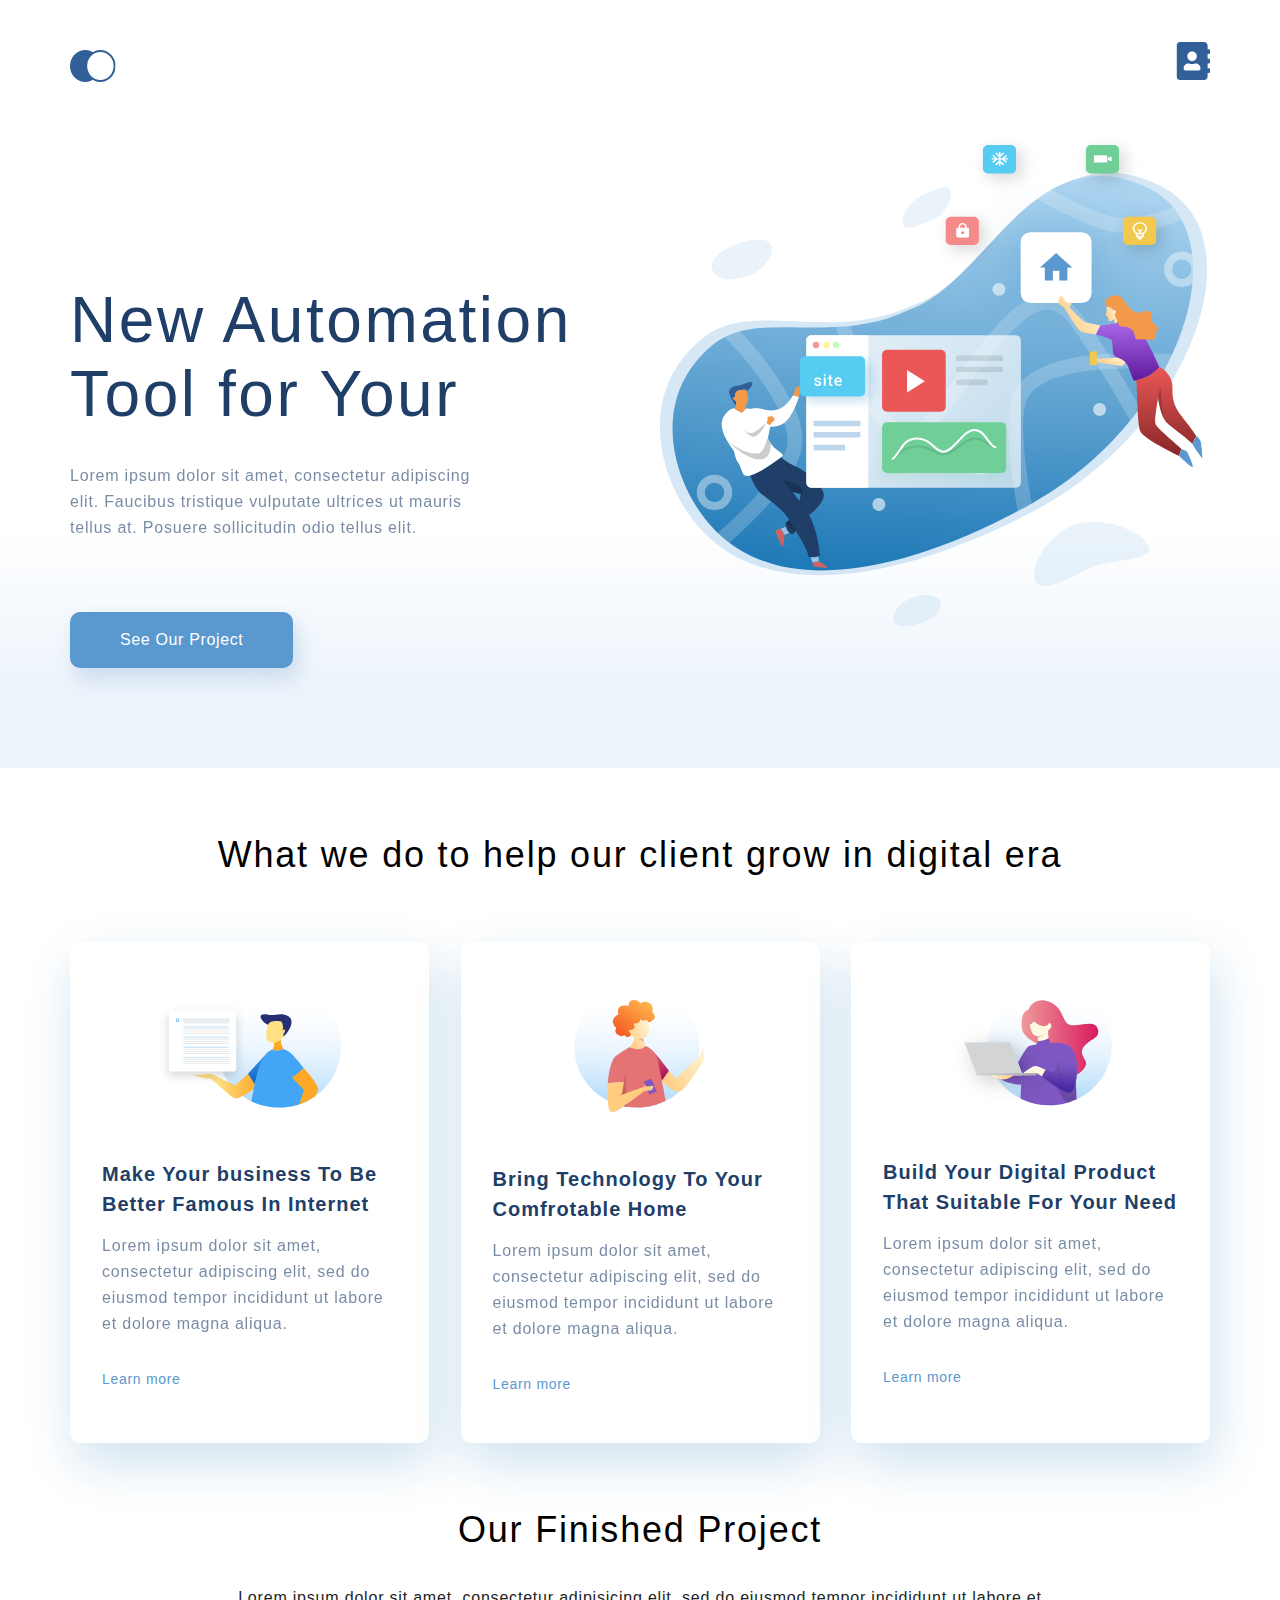
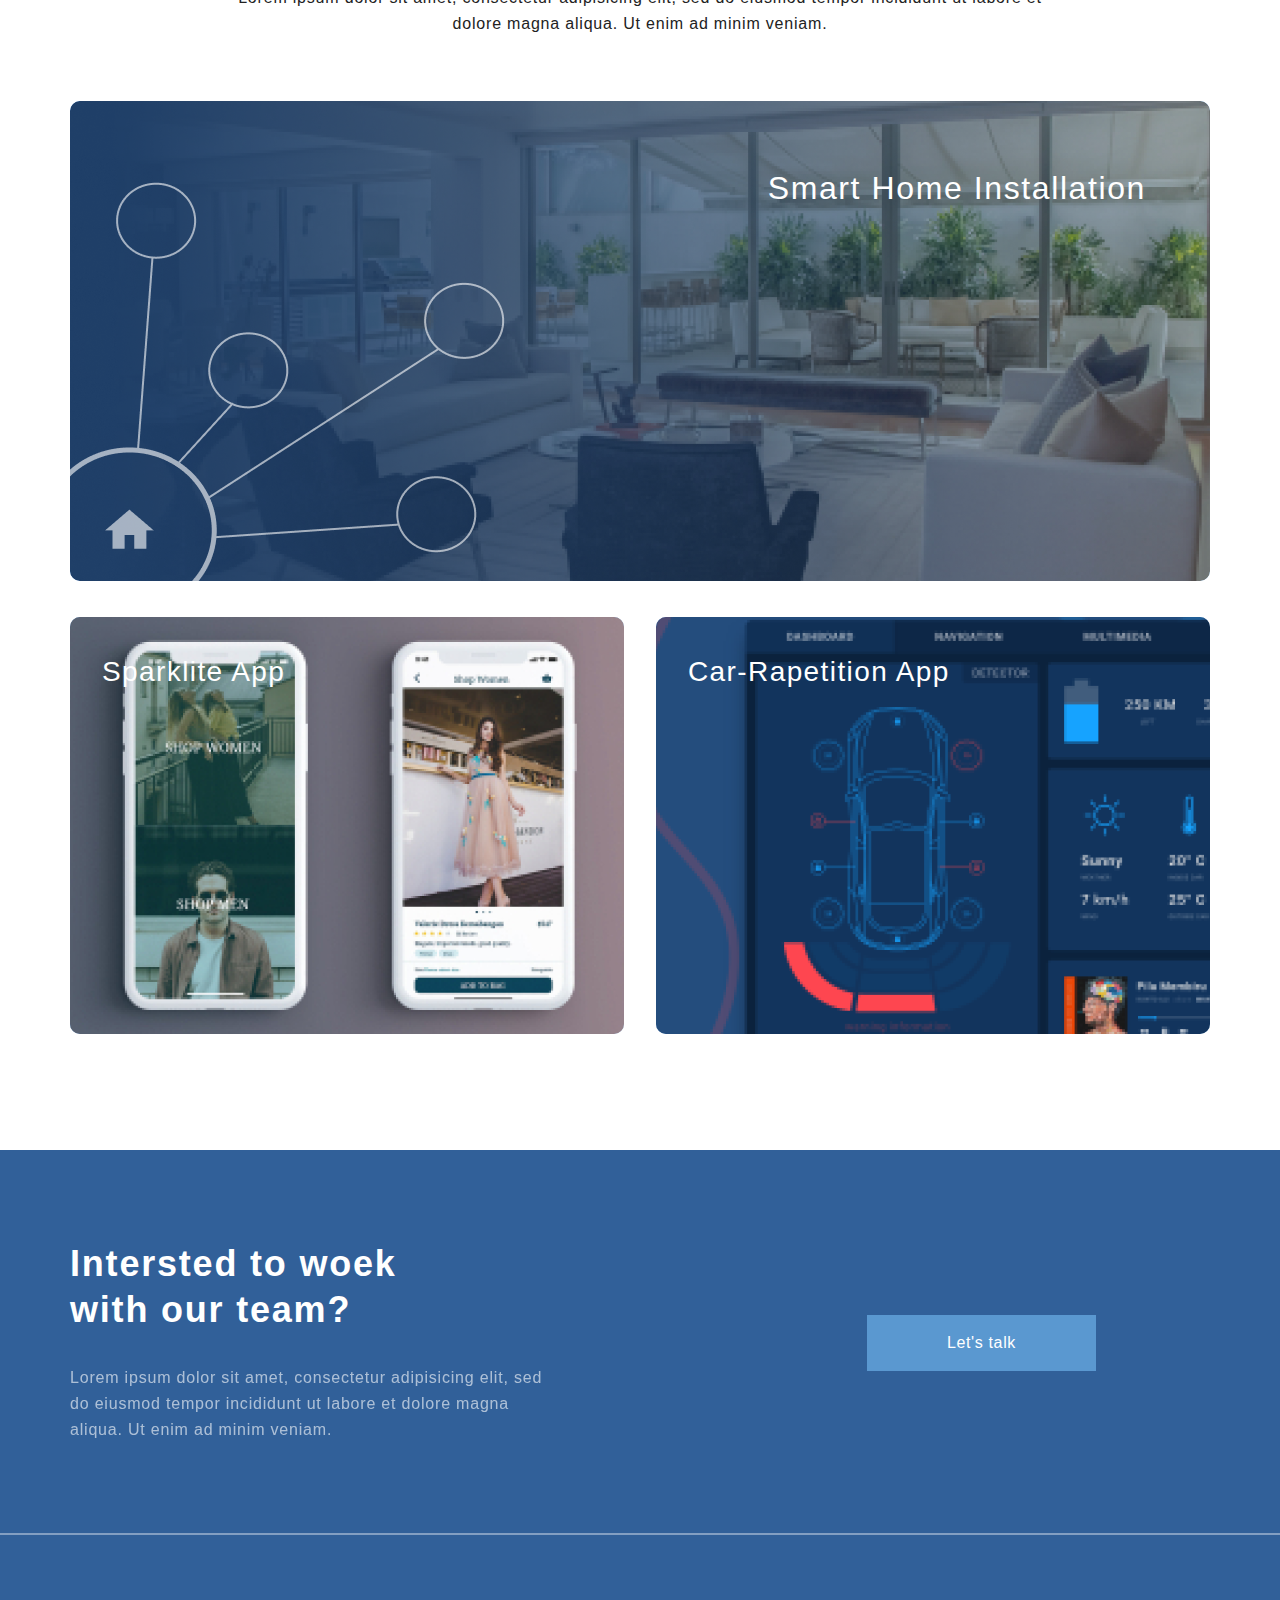
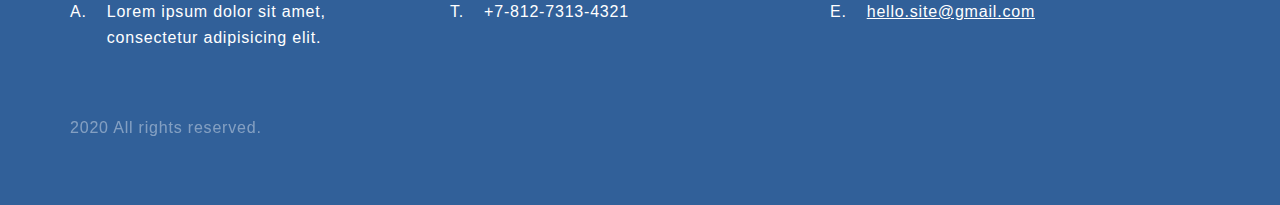
<file: index.html>
<!DOCTYPE html>
<html lang="en">

<head>
    <meta charset="UTF-8">
    <meta name="viewport" content="width=device-width, initial-scale=1.0">
    <link rel="stylesheet" href="style.css">
    <title>Главная</title>
</head>

<body>
    <div class="top">
        <div class="container top__box">
            <ul class="header">
                <li><a href="index.html"><img src="img/logo.svg" alt="logo"></a></li>
                <li><a href="contacts.html"><img src="img/contacts.svg" alt="contacts"></a></li>
            </ul>
            <div class="top_info">
                <h1 class="top_heading">New Automation
                    Tool for Your </h1>
                <p class="text top_text">Lorem ipsum dolor sit amet, consectetur adipiscing elit. Faucibus tristique
                    vulputate ultrices ut mauris tellus at. Posuere sollicitudin odio tellus elit.</p>
                <a href="#" class="top_button">See Our Project</a>
            </div>
        </div>
    </div>
    <div class="what-we-do container">
        <h3 class="heading">What we do to help our client grow in digital era</h3>
        <div class="card-box">
            <div class="card">
                <img class="card__img" src="img/card-1.svg" alt="card 1">
                <h4 class="heading-mini">Make Your business To Be
                    Better Famous In Internet</h4>
                <p class="text">Lorem ipsum dolor sit amet, consectetur adipiscing elit, sed do eiusmod tempor
                    incididunt ut labore et dolore magna aliqua.
                </p>
                <a class="card__link" href="#">Learn more</a>
            </div>
            <div class="card">
                <img class="card__img" src="img/card-2.svg" alt="card 2">
                <h4 class="heading-mini">Bring Technology To Your
                    Comfrotable Home</h4>
                <p class="text">Lorem ipsum dolor sit amet, consectetur adipiscing elit, sed do eiusmod tempor
                    incididunt ut labore et dolore magna aliqua.
                </p>
                <a class="card__link" href="#">Learn more</a>
            </div>
            <div class="card">
                <img class="card__img" src="img/card-3.svg" alt="card 3">
                <h4 class="heading-mini">Build Your Digital Product
                    That Suitable For Your Need</h4>
                <p class="text">Lorem ipsum dolor sit amet, consectetur adipiscing elit, sed do eiusmod tempor
                    incididunt ut labore et dolore magna aliqua.
                </p>
                <a class="card__link" href="#">Learn more</a>
            </div>
        </div>
    </div>
    <div class="project container">
        <h3 class="heading">Our Finished Project</h3>
        <p class="text text_project">Lorem ipsum dolor sit amet, consectetur adipisicing elit, sed do eiusmod tempor
            incididunt ut
            labore et dolore magna aliqua. Ut enim ad minim veniam.</p>
        <div class="project__item">
            <img class="project__img" src="img/project-1.png" alt="photo">
            <p class="project__text">Smart Home Installation</p>
        </div>

        <div class="project__parent">
            <div class="project__item project__item_margin">
                <img class="project__img" src="img/project-2.png" alt="photo">
                <p class="project__text project__text_left">Sparklite App</p>
            </div>
            <div class="project__item">
                <img class="project__img" src="img/project-3.png" alt="photo">
                <p class="project__text project__text_left">Car-Rapetition App</p>
            </div>
        </div>

    </div>
    <footer>
        <div class="footer">
            <div class="footer__item">
                <h3 class="third-head footer__head">Intersted to woek
                    with our team?</h3>
                <p class="footer__text">Lorem ipsum dolor sit amet, consectetur adipisicing elit, sed do
                    eiusmod tempor incididunt ut labore et dolore magna aliqua. Ut enim ad minim veniam.
                </p>
                <a href="#" class="footer__button">Let's talk</a>
            </div>
            <hr class="footer__line">

            <ul class="footer__contact-list">
                <li class="footer__contact-list-item">
                    <p class="footer__list litera">A.</p>
                    <p class="footer__list">Lorem ipsum dolor sit amet, consectetur adipisicing elit.</p>
                </li>
                <li class="footer__contact-list-item">
                    <p class="footer__list litera">T.</p>
                    <p class="footer__list">+7-812-7313-4321</p>
                </li>
                <li class="footer__contact-list-item without-margin">
                    <p class="footer__list litera">E.</p>
                    <a href="mailto:support@geekbrains.ru" class="footer__list">hello.site@gmail.com</a>
                </li>
            </ul>
            <div class="copyright">
                <p>2020 All rights reserved.</p>
            </div>
        </div>
    </footer>

</body>

</html>
</file>
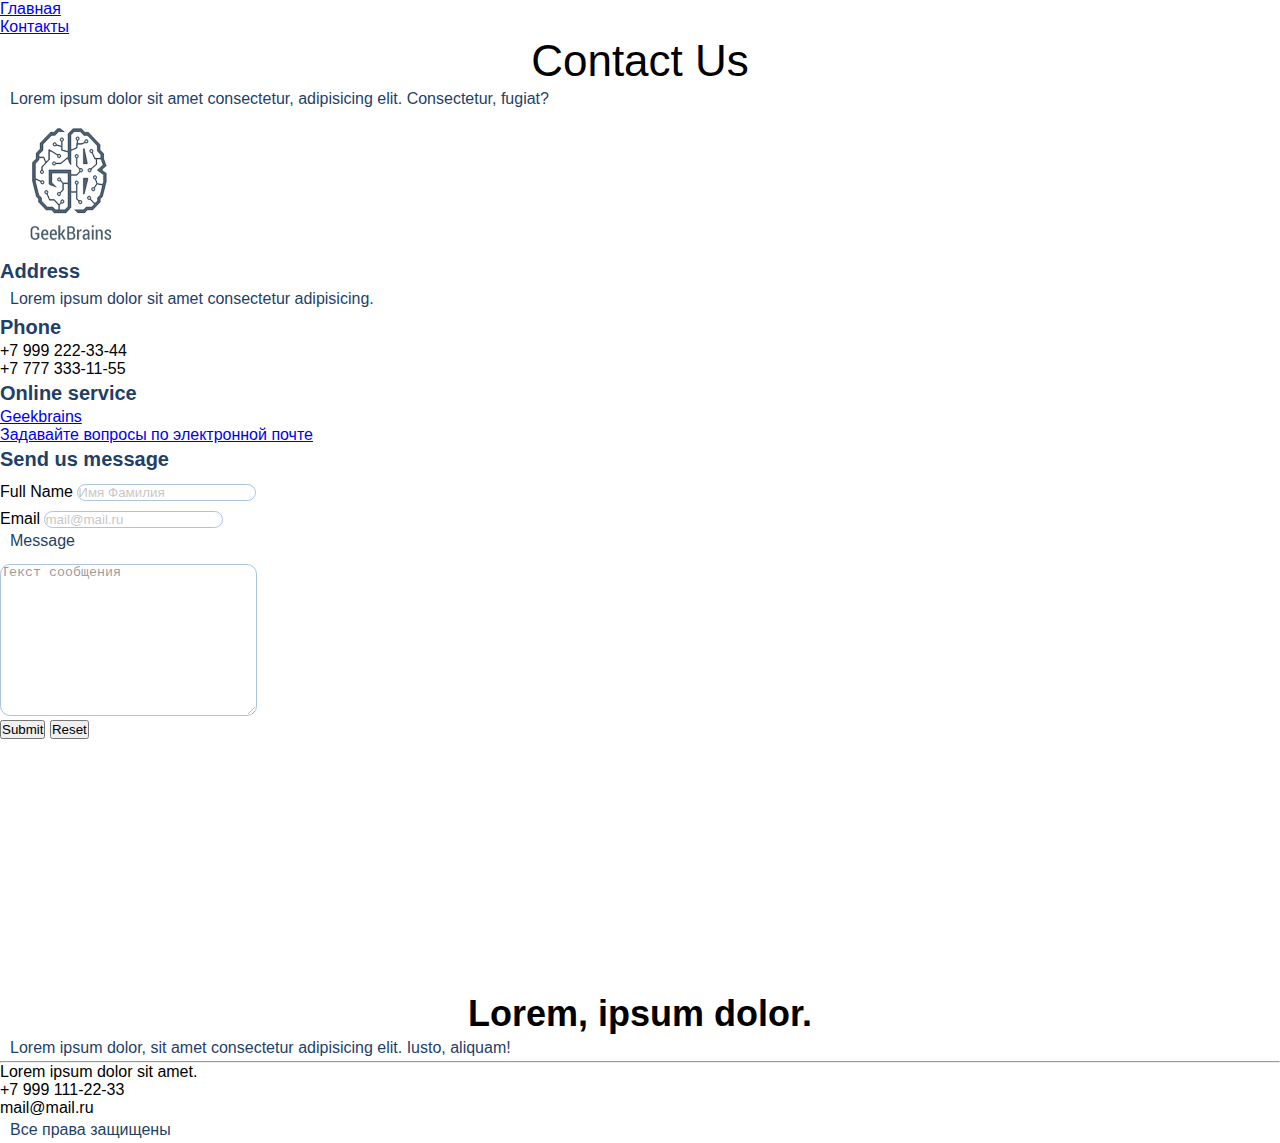
<file: contacts.html>
<!DOCTYPE html>
<html lang="en">

<head>
    <meta charset="UTF-8">
    <meta name="viewport" content="width=device-width, initial-scale=1.0">
    <link rel="stylesheet" href="style.css">
    <title>Контакты</title>
</head>

<body>
    <div class="main_menu">
        <ul>
            <li><a href="index.html">Главная</a></li>
            <li><a href="contacts.html">Контакты</a></li>
        </ul>
    </div>
    <h2 class="header2">Contact Us</h2>
    <p class="par">Lorem ipsum dolor sit amet consectetur, adipisicing elit. Consectetur, fugiat?</p>
    <img src="img/geekbrains.png" alt="Geekbrains logo">
    <h4 class="header4">Address</h4>
    <p class="par">Lorem ipsum dolor sit amet consectetur adipisicing.</p>
    <h4 class="header4">Phone</h4>
    <ol>
        <li>+7 999 222-33-44</li>
        <li>+7 777 333-11-55</li>
    </ol>
    <h4 class="header4">Online service</h4>
    <ul>
        <li> <a href="https://geekbrains.ru" target="_blank">Geekbrains</a> </li>
        <li><a href="mailto:mail@mail.ru">Задавайте вопросы по электронной почте</a></li>
    </ul>
    <form action="#">
        <h4 class="header4">Send us message</h4>
        Full Name <input class="inp" type="text" placeholder="Имя Фамилия"><br>
        Email <input class="inp" type="email" placeholder="mail@mail.ru"><br>
        <p class="par">Message</p>
        <textarea class="inp" name="" id="" cols="30" rows="10">Текст сообщения</textarea><br>
        <button class="push" type="submit">Submit</button>
        <button type="reset">Reset</button><br>
    </form>
    <iframe
        src="https://yandex.ru/map-widget/v1/?um=constructor%3A6e48ad145034fd99fecddc43686650cd9857fd1e2c1f85827149bed492f1f6db&amp;source=constructor"
        width="300" height="250" frameborder="0"></iframe>
    <footer>
        <h3 class="header3">Lorem, ipsum dolor.</h3>
        <p class="par">Lorem ipsum dolor, sit amet consectetur adipisicing elit. Iusto, aliquam!</p>
        <hr>
        <ul>
            <li>Lorem ipsum dolor sit amet.</li>
            <li>+7 999 111-22-33</li>
            <li>mail@mail.ru</li>
        </ul>
        <p class="par">Все права защищены</p>
    </footer>
</body>

</html>
</file>
<file: style.css>
* {
    margin: 0;
    padding: 0;
}

body {
    font-family: sans-serif;

}

.container {
    max-width: 1140px;
    margin: 0 auto;
}

.top {
    min-height: 768px;
    background: linear-gradient(0deg, #EBF3FB 8.84%, rgba(152, 195, 232, 0) 31.12%);
}

.header {
    display: flex;
    justify-content: space-between;
    list-style-type: none;
    padding-top: 42px;
}

.top__box {
    display: flex;
    flex-direction: column;
    height: 100%;
}

.top_info {
    padding-top: 189px;
    flex-grow: 1;
    background-image: url(img/top_back.svg);
    background-repeat: no-repeat;
    background-position: right center;
}

.top_heading {
    width: 510px;
    font-size: 64px;
    color: #1f3f68;
    font-weight: 300;
    line-height: 74px;
    letter-spacing: 0.04em;
    margin-bottom: 32px;
}

.heading {
    font-weight: 300;
    font-size: 36px;
    line-height: 46px;
    text-align: center;
    letter-spacing: 0.05em;
    color: #000000;
}

.text {
    font-size: 16px;
    line-height: 26px;
    letter-spacing: 0.05em;
    color: #1F3F68;
    opacity: 0.6;
}

.text_project {
    width: 75%;
    margin: 32px auto 64px;
    text-align: center;
    color: #222222;
    opacity: 1;
}

.top_text {
    width: 425px;
}

.top_button {
    font-size: 16px;
    text-align: center;
    line-height: 26px;
    color: #FFFFFF;
    letter-spacing: 0.04em;
    background: #5A98D0;
    box-shadow: 5px 10px 20px rgba(53, 110, 173, 0.2);
    border-radius: 10px;
    padding: 15px 50px;
    text-decoration: none;
    display: inline-block;
    margin-top: 71px;
}

.what-we-do {
    padding-top: 64px;
}

.card-box {
    display: flex;
    justify-content: space-between;
    padding-top: 64px;
    padding-bottom: 64px;
}

.card {
    width: 359px;
    padding: 44px 32px;
    box-sizing: border-box;
    background: #FFFFFF;
    box-shadow: 5px 20px 50px rgba(16, 112, 177, 0.2);
    border-radius: 10px;
    display: flex;
    flex-direction: column;
}

.card__img {
    align-self: center;
    margin-bottom: 51px;
}

.card__link {
    font-size: 14px;
    line-height: 30px;
    letter-spacing: 0.05em;
    color: #5A98D0;
    text-decoration: none;
    margin-top: 27px;
}

.heading-mini {
    font-size: 20px;
    line-height: 30px;
    letter-spacing: 0.05em;
    color: #1F3F68;
    margin-bottom: 14px;
}

.project {}

.project__img {
    width: 100%;
    background: linear-gradient(308.85deg, rgba(66, 165, 245, 0.4) -1.71%, rgba(21, 101, 192, 0.6) 74.54%);
    border-radius: 10px;
}

.project__item {
    position: relative;
    flex-grow: 1;
}

.project__item_margin {
    margin-right: 32px;
}

.project__text {
    position: absolute;
    font-size: 32px;
    line-height: 46px;
    text-align: right;
    letter-spacing: 0.05em;
    color: #FFFFFF;
    top: 64px;
    right: 64px;
}

.project__text_left {
    font-size: 28px;
    line-height: 46px;
    top: 32px;
    left: 32px;
    text-align: left;
}

.project__parent {
    display: flex;
    justify-content: space-between;
    margin-top: 32px;
    margin-bottom: 112px;
}

.par {
    font-size: 16px;
    line-height: 26px;
    margin-left: 10px;
    color: #1F3F68;
}

.header1 {
    font-size: 64px;
    color: #1F3F68;
}

.main_content {
    border: 1px solid #000;
    width: 425px;
}

.header2 {
    font-weight: 500;
    font-size: 44px;
    text-align: center;
}


.header3 {
    font-size: 36px;
    text-align: center;
}


.header4 {
    font-size: 20px;
    line-height: 30px;
    color: #1F3F68;
}

.inp {
    border: 1px solid #356EAD;
    box-sizing: border-box;
    border-radius: 10px;
    opacity: 0.4;
    margin-top: 10px;
}

.button {
    background: #5A98D0;
    box-shadow: 5px 20px 50px rgba(16, 112, 177, 0.2);
    border-radius: 10px;
    font-weight: 500;
    font-size: 16px;
    line-height: 30px;
    text-align: center;
    color: #FFFFFF;
    text-transform: uppercase;
    margin-top: 16px;
    margin-left: 15px;
    margin-right: 24px;
}
.footer {
    
    background: #316099;
    width: 100%;
}

.footer__item {
    position: relative;
    margin: 0 auto;
    max-width: 1140px;
}

.footer__head {
    width: 340px;
    text-align: start;
    font-size: 36px;
    line-height: 46px;
    letter-spacing: 0.05em;
    color: #FFFFFF;
    padding-top: 91px;
    padding-bottom: 32px;
    
}
.footer__text{
    max-width: 495px;
    font-size: 16px;
    line-height: 26px;
    letter-spacing: 0.05em;
    color: #FFFFFF;
    opacity: 0.6;
}
.footer__button{
    background: #5A98D0;
    font-size: 16px;
    line-height: 26px;
    text-align: right;
    letter-spacing: 0.04em;
    color: #FFFFFF;
    text-decoration: none;
    padding: 15px 80px;
    position: absolute;
    top: 165px;
    right: 114px;
    display: inline-block;
}

.footer__line{
    margin-top: 90px;
    margin-bottom: 64px;
    opacity: 0.4;
    border: 1px solid #FFFFFF;
    
}
.footer__contact-list {
    display: flex;
    justify-content: space-between;
    text-decoration: none;
    margin: 0 auto;
    max-width: 1140px;
}
.footer__contact-list-item{
    display: flex;
    flex: 1;
}
.footer__list{
    font-size: 16px;
    line-height: 26px;
    letter-spacing: 0.05em;
    color: #FFFFFF;
    opacity: 1;
    margin-right: 32px;
}
.litera{
    margin-right: 20px;

}
.copyright {
    margin: 0 auto;
    max-width: 1140px;
    letter-spacing: 0.05em;
    color: #FFFFFF;
    opacity: 0.4;
    padding-top: 64px;
    padding-bottom: 64px;
    font-size: 16px;
    line-height: 26px;

}

}
.main_header {
    border: 1px solid #000;
    color: white;
    background: #7db7e9;
}

.send_form {
    box-shadow: 0 0 50px rgba(8, 60, 95, 0.87);
    border-radius: 15px;
    padding: 20px;
    width: 230px;
    margin-top: 20px;
    margin-left: auto;
    float: right;
}

.info {
    margin-top: 20px;
    margin-right: 290px;
    padding: 20px;
    overflow: hidden;
}

.map {
    width: 600px;
    height: 500px;

    margin: auto;
    margin-top: 20px;
    box-shadow: 0 0 50px rgba(8, 60, 95, 0.87);
}

@media (max-width: 1024px) {
    .container{
     padding-left: 32px;
     padding-right: 32px;   
    }
    .top_info{
        background-position: right 240px;
        background-size: 44%;
    }
    .card-box{
        flex-direction: column;
        align-items: center;
    }
    .card{
        margin-bottom: 32px;
    }
    .footer__head{
        padding-left: 124px;
        padding-top: 47px;
    }
    .footer__text{
        padding-left: 124px;
    }
    .footer__button{
        padding: 3px 32px;
    }
    .footer__line{
        margin-top: 64px;
    }
    .footer__contact-list{
        flex-direction: column;
        padding-left: 124px;
    }
    .footer__contact-list-item{
        margin-bottom: 35px;
    }
    .litera{
        margin-right: 37px;
    }
    .without-margin{
        margin-bottom: 0;
    }
    .copyright{
        padding-left: 124px;
    }
}
@media(max-width: 667px) {
    .header{
        padding-top: 24px;
    }
    .top{
        min-height: 376px;
        padding-bottom: 41px;
        box-sizing: border-box;
    }
    .top_info{
        padding-top: 36px;
        display: flex;
        flex-direction: column;
        align-items: center;
        background-image: none;
    }
    .top_heading {
        width: 100%;
        font-size: 32px;
        line-height: 37px;
        margin-bottom: 12px;
        text-align: center;
    }
   .top_text{
       width: 100%;
       text-align: center;
   }
   .top_button{
       font-style: 12px;
       line-height: 26px;
       padding: 0 8px;
   }
   .heading{
       font-size: 24px;
       line-height: 28px;
   }
   .what-we-do{
       padding-top: 48px;
   }
   .card-box{
       padding-top: 32px;
   }
   .card{
       width: 100%;
   }
   .text_project{
       width: 100%;
   }
   .project__text{
       font-size: 16px;
       line-height: 19px;
       top: 16px;
       right: 16px;
   }
   .project__text_left{
       left: 16px;
   }
   .project__parent{
       flex-direction: column;
       margin-top: 16px;
   }
   .project__item_margin{
       margin-right: 0;
       margin-bottom: 16px;
   }
   .footer__head{
    font-size: 24px;
    line-height: 28px;
    font-weight: normal;
    width: 343px;
    text-align: center;
    padding: 18px 16px;
    padding-bottom: 32px;
   }
   .footer__text{
       padding-left: 16px;
       padding-right: 16px;
       text-align: center;
   }
   .footer__button{
       top: 238px;
   }
   .footer__line{
       margin-top: 112px;
       margin-bottom: 32px;
   }
   .footer__contact-list{
       padding-left: 16px;
   }
   .litera{
       margin-right: 23px;
   }
   .copyright{
       padding-left: 0;
       text-align: center;
       padding-bottom: 32px;
   }
}
</file>
